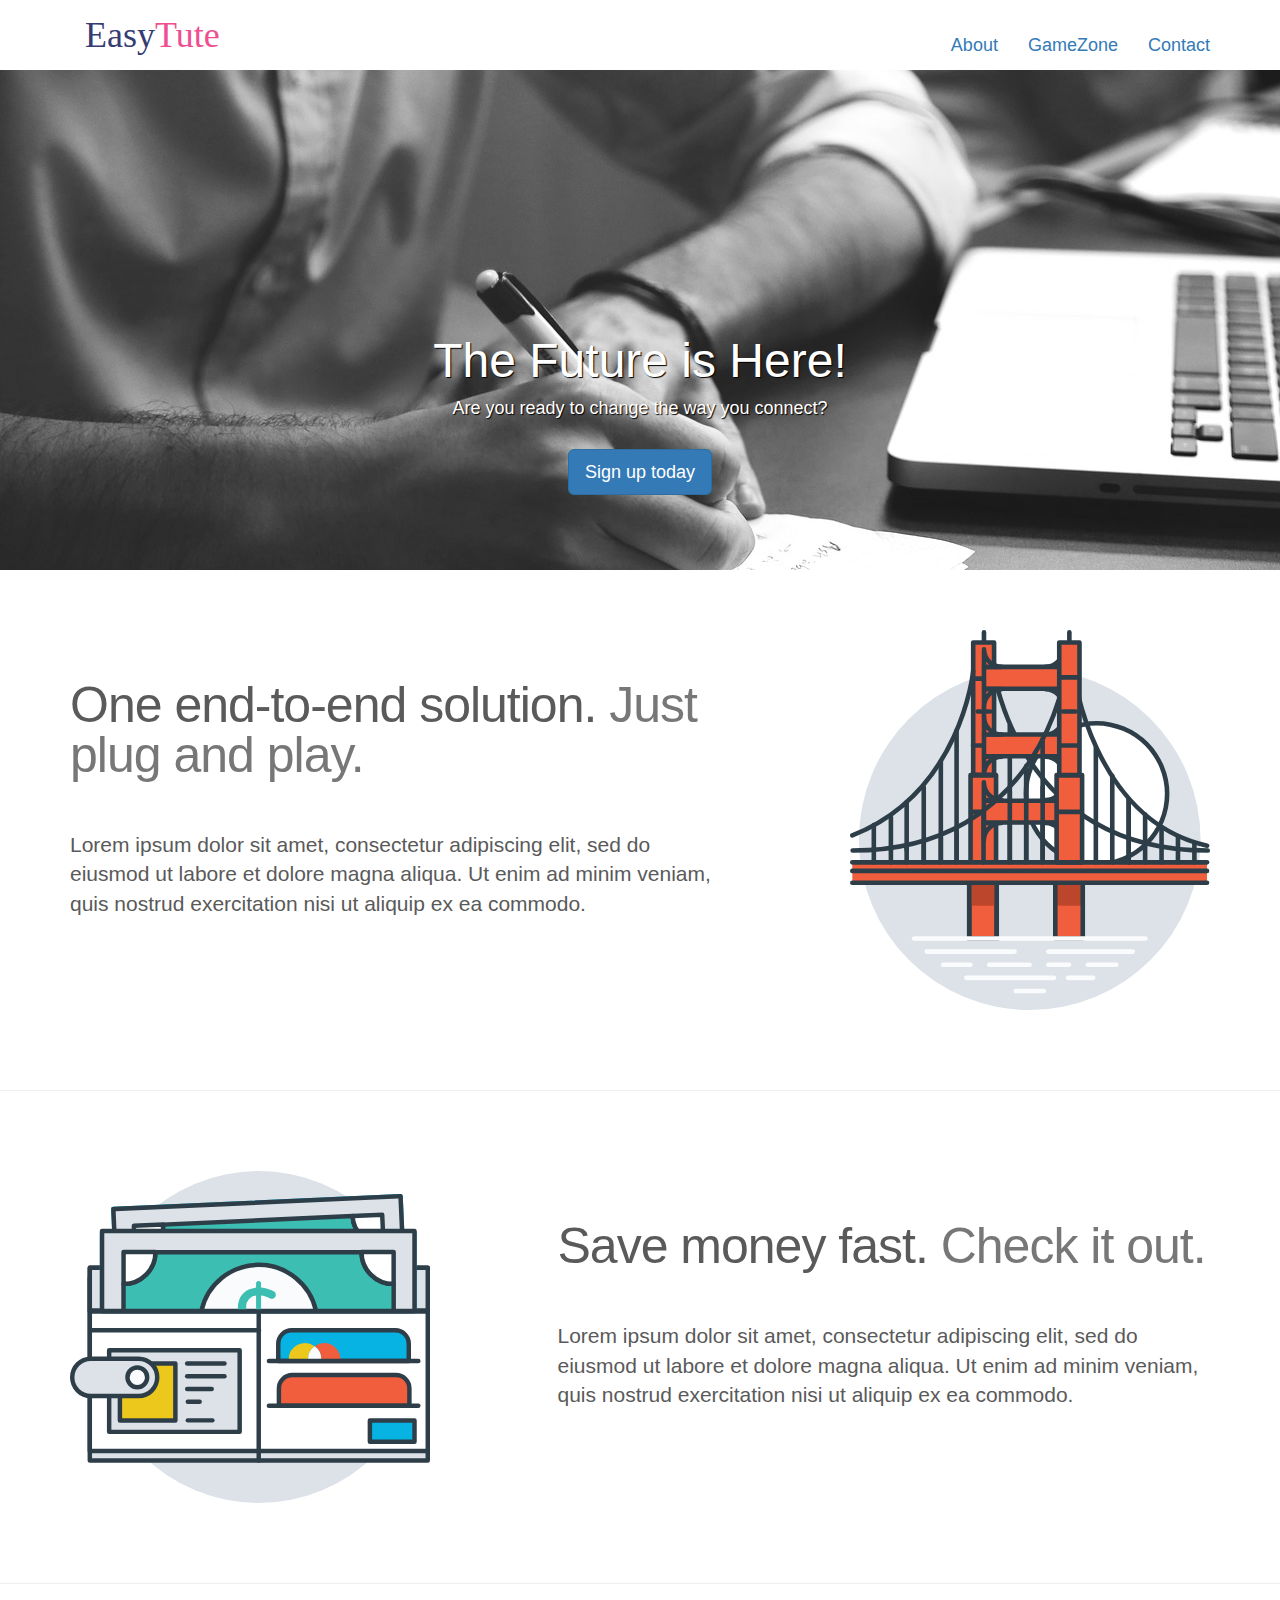
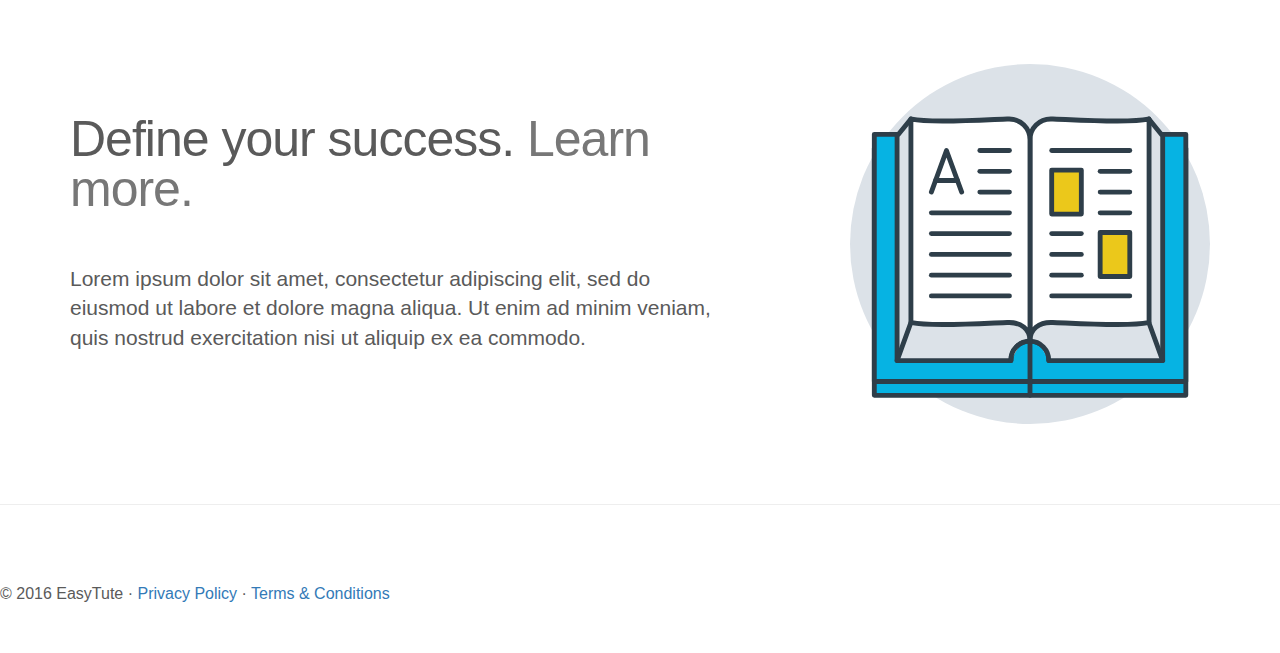
<file: index.html>
<!DOCTYPE html>
<html lang="en">
  <head>
    <meta charset="utf-8">
    <meta http-equiv="X-UA-Compatible" content="IE=edge">
    <meta name="viewport" content="width=device-width, initial-scale=1">
    <title>EasyTute</title>
    <link href="css/bootstrap.min.css" rel="stylesheet">
    <link href="css/styles.css" rel="stylesheet">
    <meta name="udacity-grader" content="http://udacity.github.io/fend/lessons/L5/problem-set/09-div-soup-clean-up/tests.json">
  </head>
  <body>
        <header class="navbar-static-top">
          <div class="container">
              <a class="navbar-brand" href="index.html"><h1><font face="verdana" color="#363b74">Easy</font><font face="verdana" color="#ef4f91">Tute</font><h1></a>
              <nav>
                <ul class="nav navbar-nav navbar-right">
                  <li><a href="#">About</a></li>
                  <li><a href="#">GameZone</a></li>
                  <li><a href="#">Contact</a></li>
                </ul>
              </nav>
          </div>
        </header>
        <div class="container hero">
          <div class="hero-image"></div>
          <div class="hero-text">
            <h1 class="headline">The Future is Here!</h1>
            <p class="teaser">Are you ready to change the way you connect?</p>
            <a href="#"><button class="btn btn-lg btn-primary">Sign up today</button></a>
          </div>
        </div>
        <section class="container">
          <article class="row">
            <div class="col-md-7">
              <h2 class="featured-heading">One end-to-end solution. <span class="text-muted">Just plug and play.</span></h2>
              <p class="lead">Lorem ipsum dolor sit amet, consectetur adipiscing elit, sed do eiusmod ut labore et dolore magna aliqua. Ut enim ad minim veniam, quis nostrud exercitation nisi ut aliquip ex ea commodo.</p>
            </div>
            <div class="col-md-4 col-md-offset-1">
              <img class="featured-image img-responsive center-block" src="img/bridge.svg" alt="bridge">
            </div>
          </article>
        </section>
          <hr class="divider">
        <section class="container">
          <article class="row">
            <div class="col-md-7 col-md-push-5">
              <h2 class="featured-heading">Save money fast. <span class="text-muted">Check it out.</span></h2>
              <p class="lead">Lorem ipsum dolor sit amet, consectetur adipiscing elit, sed do eiusmod ut labore et dolore magna aliqua. Ut enim ad minim veniam, quis nostrud exercitation nisi ut aliquip ex ea commodo.</p>
            </div>
            <div class="col-md-4 col-md-pull-7">
              <img class="featured-image img-responsive center-block" src="img/wallet.svg" alt="wallet">
            </div>
          </article>
        </section>
          <hr class="divider">
        <section class="container">
          <article class="row">
            <div class="col-md-7">
              <h2 class="featured-heading">Define your success. <span class="text-muted">Learn more.</span></h2>
              <p class="lead">Lorem ipsum dolor sit amet, consectetur adipiscing elit, sed do eiusmod ut labore et dolore magna aliqua. Ut enim ad minim veniam, quis nostrud exercitation nisi ut aliquip ex ea commodo.</p>
            </div>
            <div class="col-md-4 col-md-offset-1">
              <img class="featured-image img-responsive center-block" src="img/book.svg" alt="book">
            </div>
          </article>
          </section>
          <hr class="divider">
          <footer>
            <p>© 2016 EasyTute · <a href="#">Privacy Policy</a> · <a href="terms.html" target="_blank">Terms &amp; Conditions</a></p>
          </footer>
    
  </body>
</html>
</file>
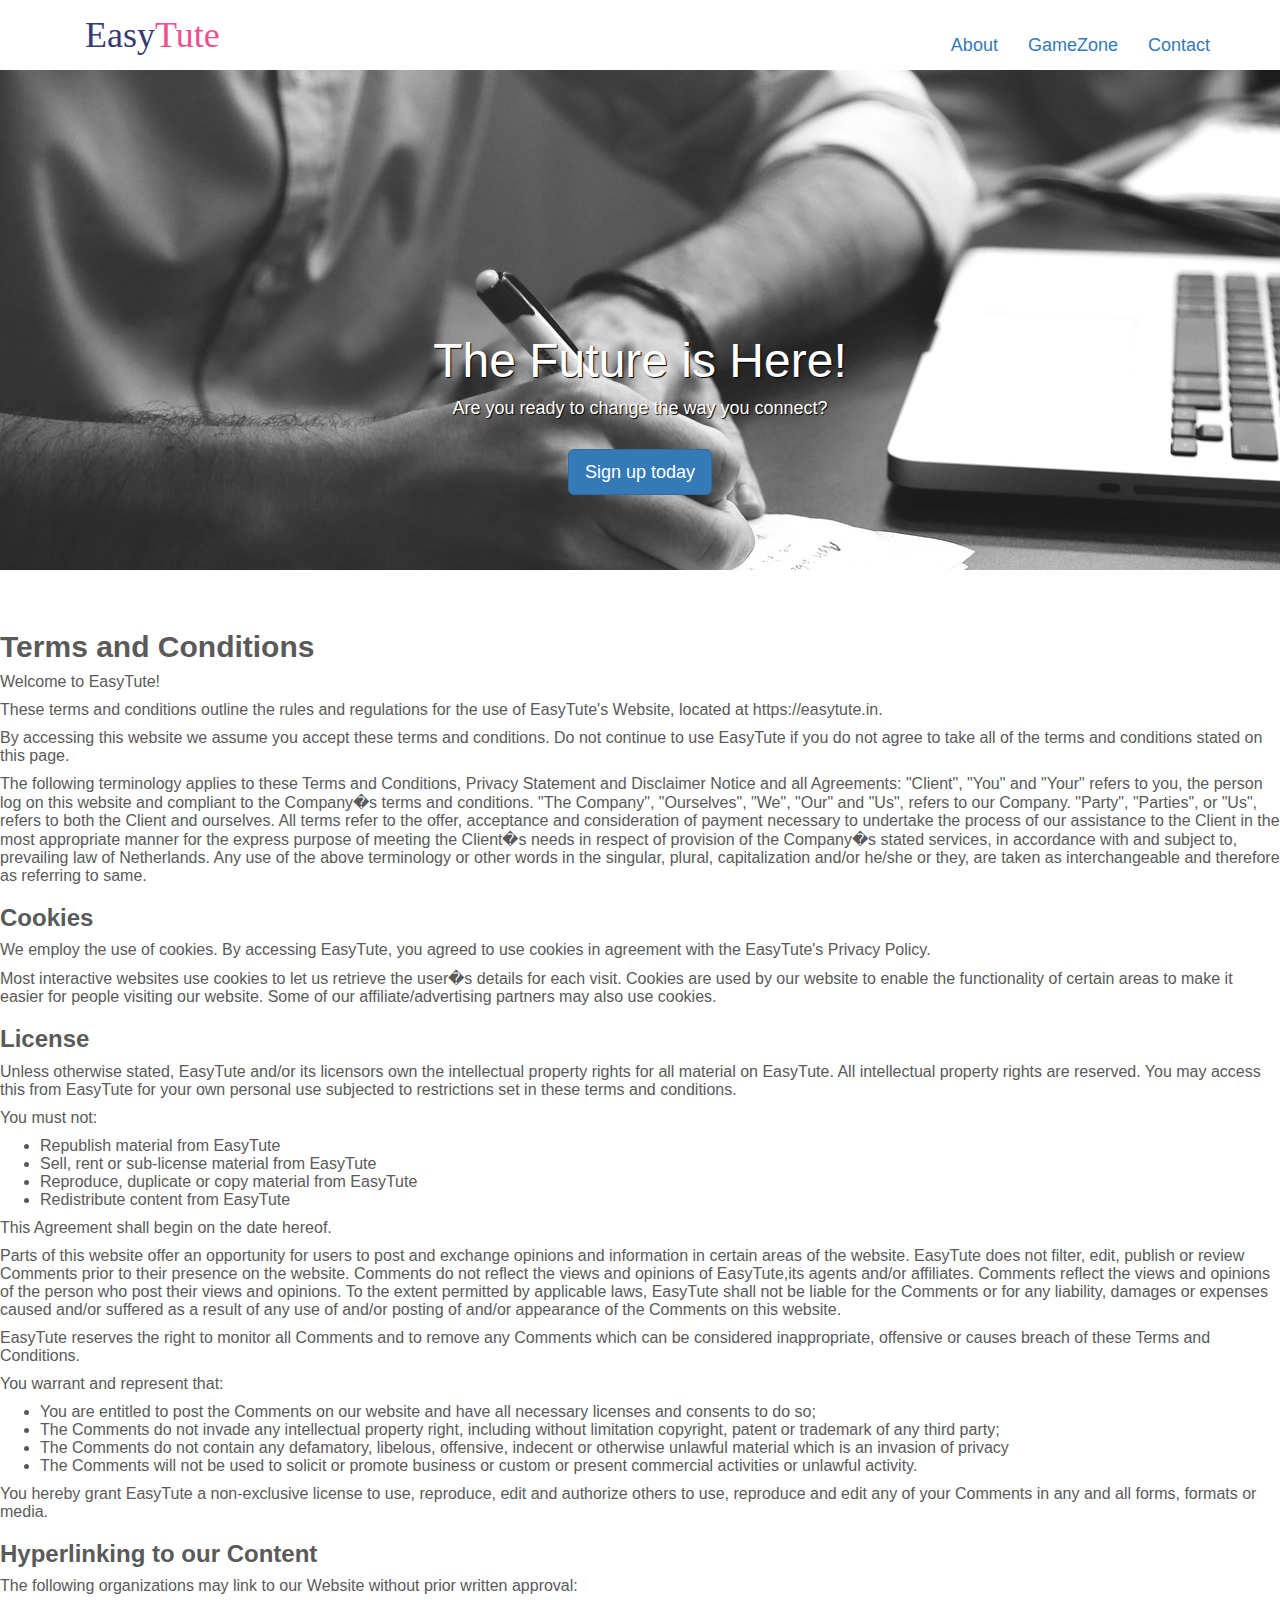
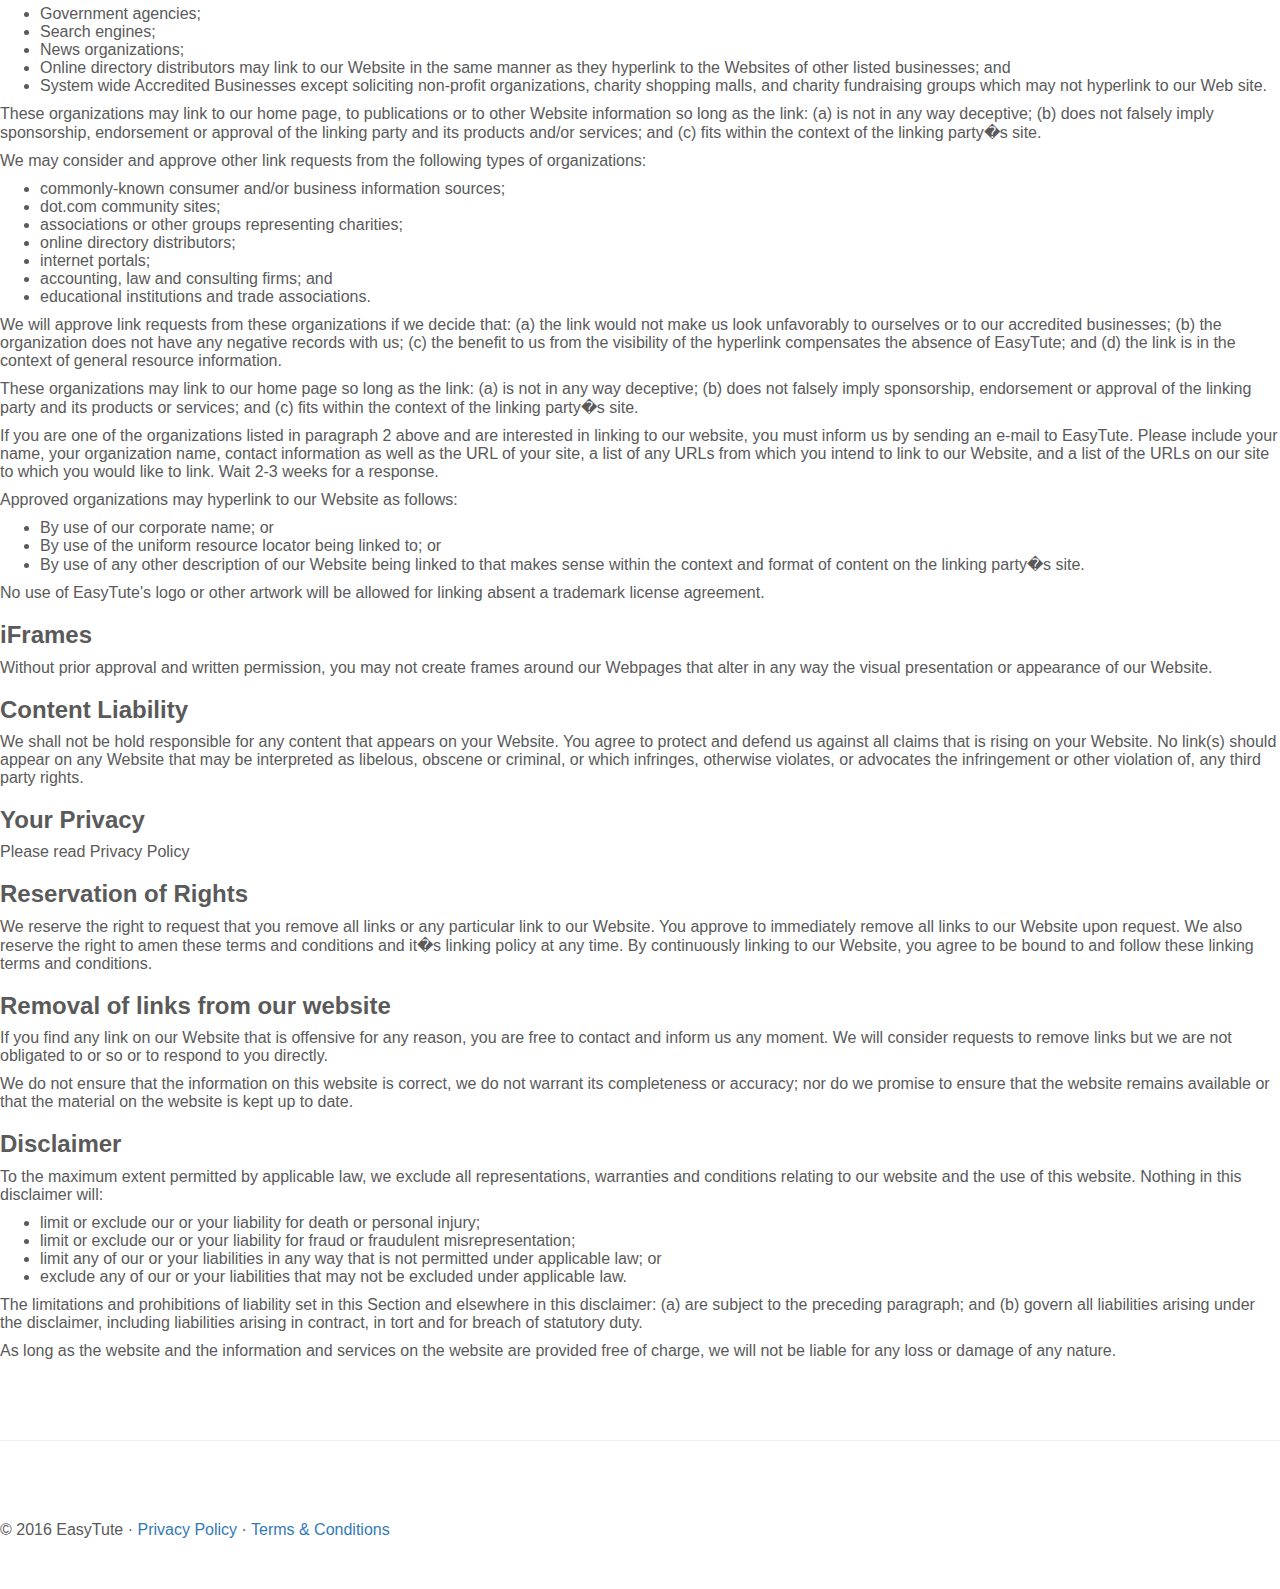
<file: terms.html>
<!DOCTYPE html>
<html lang="en">
<head>
    <meta charset="UTF-8">
    <meta name="viewport" content="width=device-width, initial-scale=1.0">
    <meta http-equiv="X-UA-Compatible" content="ie=edge">
    <title>Terms & Conditions</title>
    <link rel="stylesheet" href="css/styles.css">
    <link href="css/bootstrap.min.css" rel="stylesheet">
    <link href="css/styles.css" rel="stylesheet">
    <meta name="udacity-grader" content="http://udacity.github.io/fend/lessons/L5/problem-set/09-div-soup-clean-up/tests.json">
</head>
<body>
        <header class="navbar-static-top">
            <div class="container">
                <a class="navbar-brand" href="index.html"><h1><font face="verdana" color="#363b74">Easy</font><font face="verdana" color="#ef4f91">Tute</font><h1></a>
                <nav>
                    <ul class="nav navbar-nav navbar-right">
                    <li><a href="#">About</a></li>
                    <li><a href="#">GameZone</a></li>
                    <li><a href="#">Contact</a></li>
                    </ul>
                </nav>
            </div>
        </header>
        <div class="container hero">
                <div class="hero-image"></div>
                <div class="hero-text">
                  <h1 class="headline">The Future is Here!</h1>
                  <p class="teaser">Are you ready to change the way you connect?</p>
                  <a href="#"><button class="btn btn-lg btn-primary">Sign up today</button></a>
                </div>
        </div>
        <section>
        <h2><strong>Terms and Conditions</strong></h2>

        <p>Welcome to EasyTute!</p>
        
        <p>These terms and conditions outline the rules and regulations for the use of EasyTute's Website, located at https://easytute.in.</p>
        
        <p>By accessing this website we assume you accept these terms and conditions. Do not continue to use EasyTute if you do not agree to take all of the terms and conditions stated on this page.</p>
        
        <p>The following terminology applies to these Terms and Conditions, Privacy Statement and Disclaimer Notice and all Agreements: "Client", "You" and "Your" refers to you, the person log on this website and compliant to the Company�s terms and conditions. "The Company", "Ourselves", "We", "Our" and "Us", refers to our Company. "Party", "Parties", or "Us", refers to both the Client and ourselves. All terms refer to the offer, acceptance and consideration of payment necessary to undertake the process of our assistance to the Client in the most appropriate manner for the express purpose of meeting the Client�s needs in respect of provision of the Company�s stated services, in accordance with and subject to, prevailing law of Netherlands. Any use of the above terminology or other words in the singular, plural, capitalization and/or he/she or they, are taken as interchangeable and therefore as referring to same.</p>
        
        <h3><strong>Cookies</strong></h3>
        
        <p>We employ the use of cookies. By accessing EasyTute, you agreed to use cookies in agreement with the EasyTute's Privacy Policy.</p>
        
        <p>Most interactive websites use cookies to let us retrieve the user�s details for each visit. Cookies are used by our website to enable the functionality of certain areas to make it easier for people visiting our website. Some of our affiliate/advertising partners may also use cookies.</p>
        
        <h3><strong>License</strong></h3>
        
        <p>Unless otherwise stated, EasyTute and/or its licensors own the intellectual property rights for all material on EasyTute. All intellectual property rights are reserved. You may access this from EasyTute for your own personal use subjected to restrictions set in these terms and conditions.</p>
        
        <p>You must not:</p>
        <ul>
            <li>Republish material from EasyTute</li>
            <li>Sell, rent or sub-license material from EasyTute</li>
            <li>Reproduce, duplicate or copy material from EasyTute</li>
            <li>Redistribute content from EasyTute</li>
        </ul>
        
        <p>This Agreement shall begin on the date hereof.</p>
        
        <p>Parts of this website offer an opportunity for users to post and exchange opinions and information in certain areas of the website. EasyTute does not filter, edit, publish or review Comments prior to their presence on the website. Comments do not reflect the views and opinions of EasyTute,its agents and/or affiliates. Comments reflect the views and opinions of the person who post their views and opinions. To the extent permitted by applicable laws, EasyTute shall not be liable for the Comments or for any liability, damages or expenses caused and/or suffered as a result of any use of and/or posting of and/or appearance of the Comments on this website.</p>
        
        <p>EasyTute reserves the right to monitor all Comments and to remove any Comments which can be considered inappropriate, offensive or causes breach of these Terms and Conditions.</p>
        
        <p>You warrant and represent that:</p>
        
        <ul>
            <li>You are entitled to post the Comments on our website and have all necessary licenses and consents to do so;</li>
            <li>The Comments do not invade any intellectual property right, including without limitation copyright, patent or trademark of any third party;</li>
            <li>The Comments do not contain any defamatory, libelous, offensive, indecent or otherwise unlawful material which is an invasion of privacy</li>
            <li>The Comments will not be used to solicit or promote business or custom or present commercial activities or unlawful activity.</li>
        </ul>
        
        <p>You hereby grant EasyTute a non-exclusive license to use, reproduce, edit and authorize others to use, reproduce and edit any of your Comments in any and all forms, formats or media.</p>
        
        <h3><strong>Hyperlinking to our Content</strong></h3>
        
        <p>The following organizations may link to our Website without prior written approval:</p>
        
        <ul>
            <li>Government agencies;</li>
            <li>Search engines;</li>
            <li>News organizations;</li>
            <li>Online directory distributors may link to our Website in the same manner as they hyperlink to the Websites of other listed businesses; and</li>
            <li>System wide Accredited Businesses except soliciting non-profit organizations, charity shopping malls, and charity fundraising groups which may not hyperlink to our Web site.</li>
        </ul>
        
        <p>These organizations may link to our home page, to publications or to other Website information so long as the link: (a) is not in any way deceptive; (b) does not falsely imply sponsorship, endorsement or approval of the linking party and its products and/or services; and (c) fits within the context of the linking party�s site.</p>
        
        <p>We may consider and approve other link requests from the following types of organizations:</p>
        
        <ul>
            <li>commonly-known consumer and/or business information sources;</li>
            <li>dot.com community sites;</li>
            <li>associations or other groups representing charities;</li>
            <li>online directory distributors;</li>
            <li>internet portals;</li>
            <li>accounting, law and consulting firms; and</li>
            <li>educational institutions and trade associations.</li>
        </ul>
        
        <p>We will approve link requests from these organizations if we decide that: (a) the link would not make us look unfavorably to ourselves or to our accredited businesses; (b) the organization does not have any negative records with us; (c) the benefit to us from the visibility of the hyperlink compensates the absence of EasyTute; and (d) the link is in the context of general resource information.</p>
        
        <p>These organizations may link to our home page so long as the link: (a) is not in any way deceptive; (b) does not falsely imply sponsorship, endorsement or approval of the linking party and its products or services; and (c) fits within the context of the linking party�s site.</p>
        
        <p>If you are one of the organizations listed in paragraph 2 above and are interested in linking to our website, you must inform us by sending an e-mail to EasyTute. Please include your name, your organization name, contact information as well as the URL of your site, a list of any URLs from which you intend to link to our Website, and a list of the URLs on our site to which you would like to link. Wait 2-3 weeks for a response.</p>
        
        <p>Approved organizations may hyperlink to our Website as follows:</p>
        
        <ul>
            <li>By use of our corporate name; or</li>
            <li>By use of the uniform resource locator being linked to; or</li>
            <li>By use of any other description of our Website being linked to that makes sense within the context and format of content on the linking party�s site.</li>
        </ul>
        
        <p>No use of EasyTute's logo or other artwork will be allowed for linking absent a trademark license agreement.</p>
        
        <h3><strong>iFrames</strong></h3>
        
        <p>Without prior approval and written permission, you may not create frames around our Webpages that alter in any way the visual presentation or appearance of our Website.</p>
        
        <h3><strong>Content Liability</strong></h3>
        
        <p>We shall not be hold responsible for any content that appears on your Website. You agree to protect and defend us against all claims that is rising on your Website. No link(s) should appear on any Website that may be interpreted as libelous, obscene or criminal, or which infringes, otherwise violates, or advocates the infringement or other violation of, any third party rights.</p>
        
        <h3><strong>Your Privacy</strong></h3>
        
        <p>Please read Privacy Policy</p>
        
        <h3><strong>Reservation of Rights</strong></h3>
        
        <p>We reserve the right to request that you remove all links or any particular link to our Website. You approve to immediately remove all links to our Website upon request. We also reserve the right to amen these terms and conditions and it�s linking policy at any time. By continuously linking to our Website, you agree to be bound to and follow these linking terms and conditions.</p>
        
        <h3><strong>Removal of links from our website</strong></h3>
        
        <p>If you find any link on our Website that is offensive for any reason, you are free to contact and inform us any moment. We will consider requests to remove links but we are not obligated to or so or to respond to you directly.</p>
        
        <p>We do not ensure that the information on this website is correct, we do not warrant its completeness or accuracy; nor do we promise to ensure that the website remains available or that the material on the website is kept up to date.</p>
        
        <h3><strong>Disclaimer</strong></h3>
        
        <p>To the maximum extent permitted by applicable law, we exclude all representations, warranties and conditions relating to our website and the use of this website. Nothing in this disclaimer will:</p>
        
        <ul>
            <li>limit or exclude our or your liability for death or personal injury;</li>
            <li>limit or exclude our or your liability for fraud or fraudulent misrepresentation;</li>
            <li>limit any of our or your liabilities in any way that is not permitted under applicable law; or</li>
            <li>exclude any of our or your liabilities that may not be excluded under applicable law.</li>
        </ul>
        
        <p>The limitations and prohibitions of liability set in this Section and elsewhere in this disclaimer: (a) are subject to the preceding paragraph; and (b) govern all liabilities arising under the disclaimer, including liabilities arising in contract, in tort and for breach of statutory duty.</p>
        
        <p>As long as the website and the information and services on the website are provided free of charge, we will not be liable for any loss or damage of any nature.</p>
        </section>
        <hr class="divider">
        <footer>
            <p>© 2016 EasyTute · <a href="#">Privacy Policy</a> · <a href="terms.html" target="_blank">Terms &amp; Conditions</a></p>
        </footer>
</body>
</html>
</file>
<file: css/styles.css>
html, body {
    font-size: 16px;
    line-height: normal;
}

body {
    padding-bottom: 40px;
    color: #5a5a5a;
}
a>h1{
    margin:0px 0px 10px 0px;
}
.navbar {
    margin-bottom: 0;
}
.navbar-nav > li {
    float: left;
    font-size: 18px;
}
.hero {
    position: relative;
    min-width: 100%;
    height: 500px;
    margin-bottom: 60px;
    padding: 0;
}
.hero-image {
    background: url("../img/write.jpg");
    background-size: cover;
    -webkit-filter: grayscale(1);
    filter: grayscale(1);
    width: 100%;
    height: 100%;
}
.hero-text {
    z-index: 10;
    position: absolute;
    left: 0;
    right: 0;
    bottom: 75px;
    text-align: center;
    color: #fff;
}
.hero-text .btn {
    margin-top: 20px;
}
.headline, .teaser {
    text-shadow: 1px 1px 1px #000;
}
.headline {
    font-size: 48px;
}
.teaser {
     font-size: 18px;
}
.carousel-inner > .item > img {
  position: absolute;
  top: 0;
  left: 0;
  min-width: 100%;
  height: 500px;
}
.featured-heading {
    font-size: 50px;
    font-weight: normal;
    line-height: 1;
    letter-spacing: -1px;
    margin: 1em 0;
}
.divider {
    margin: 80px 0;
}
@media (max-width: 991px) {
    .featured-image {
        padding: 2em 2em 0 2em;
        width: 80%;
    }
}

@media (max-width: 768px) {
    .hero {
        margin-bottom: 30px;
    }
    .featured-heading, .lead {
        padding: 0 20px;
    }
    .hero-text p {
    margin-bottom: 20px;
    font-size: 21px;
    line-height: 1.4;
    }
}
</file>
